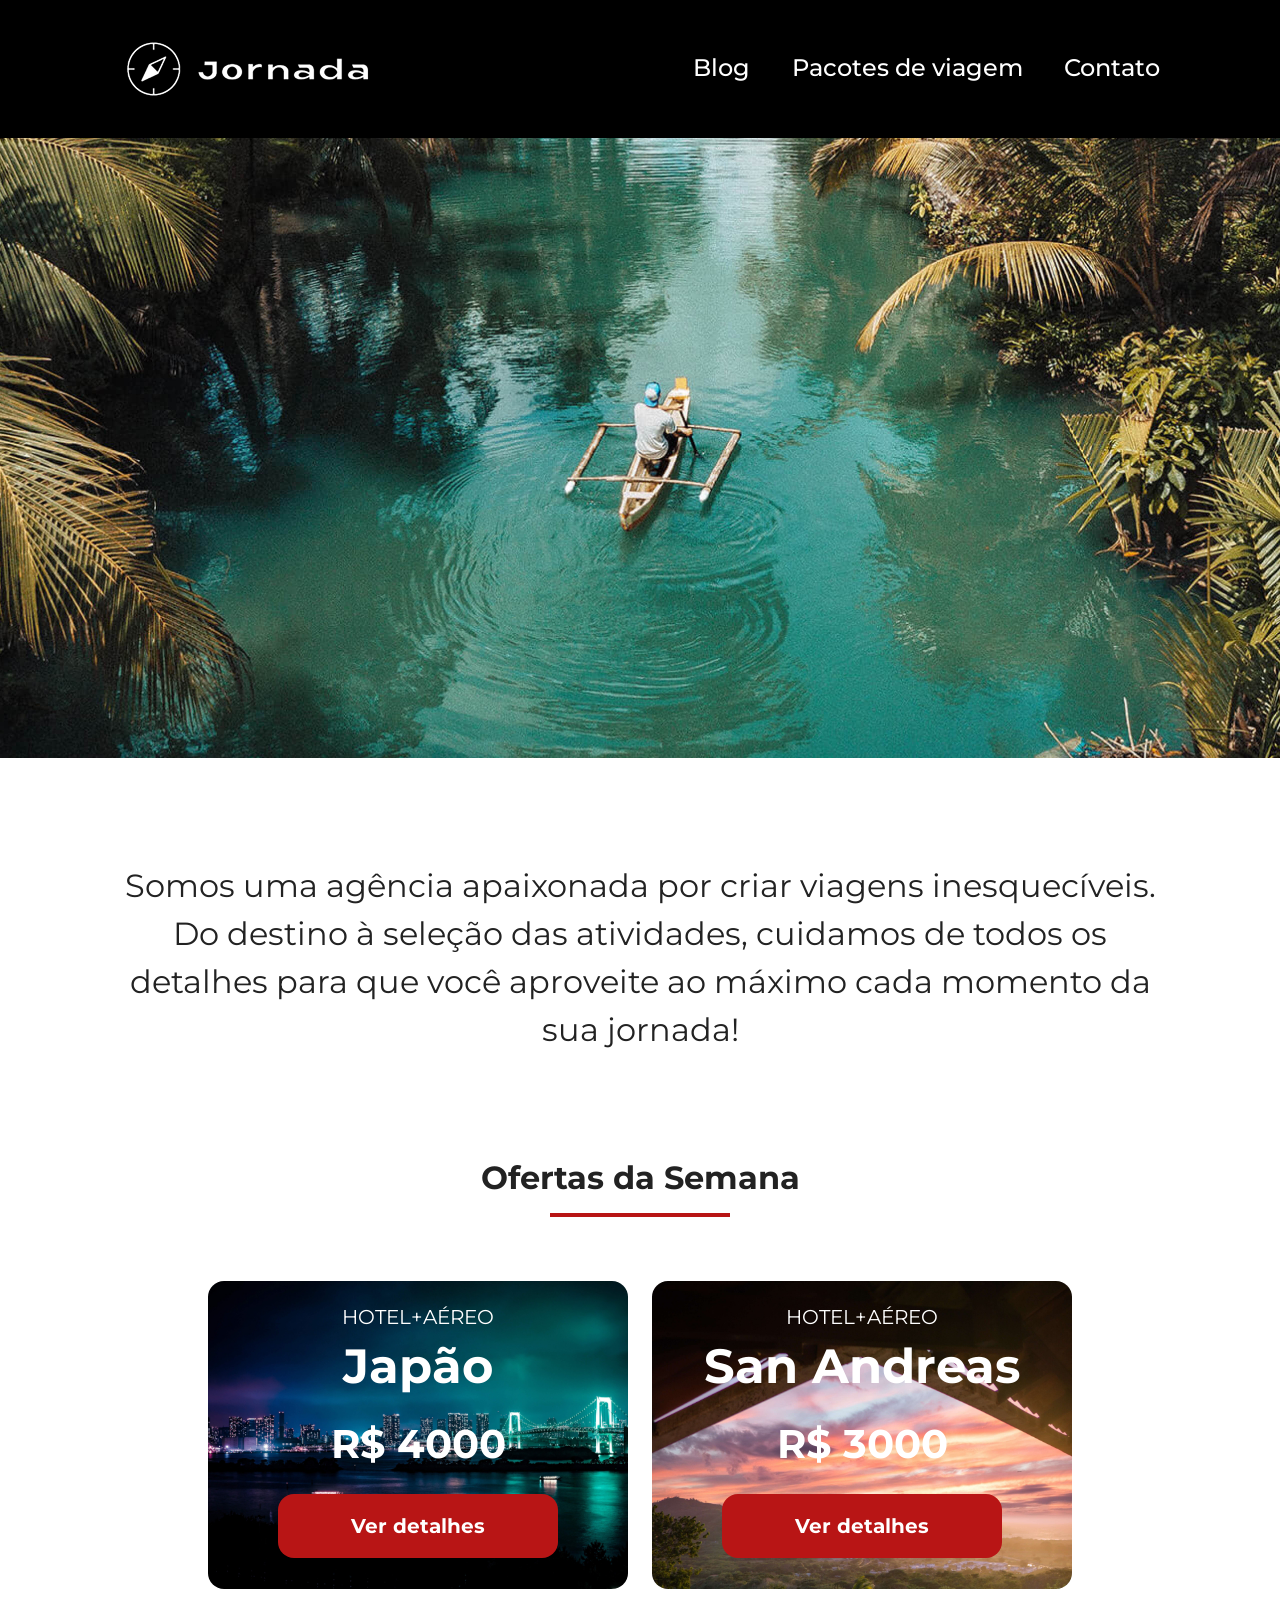
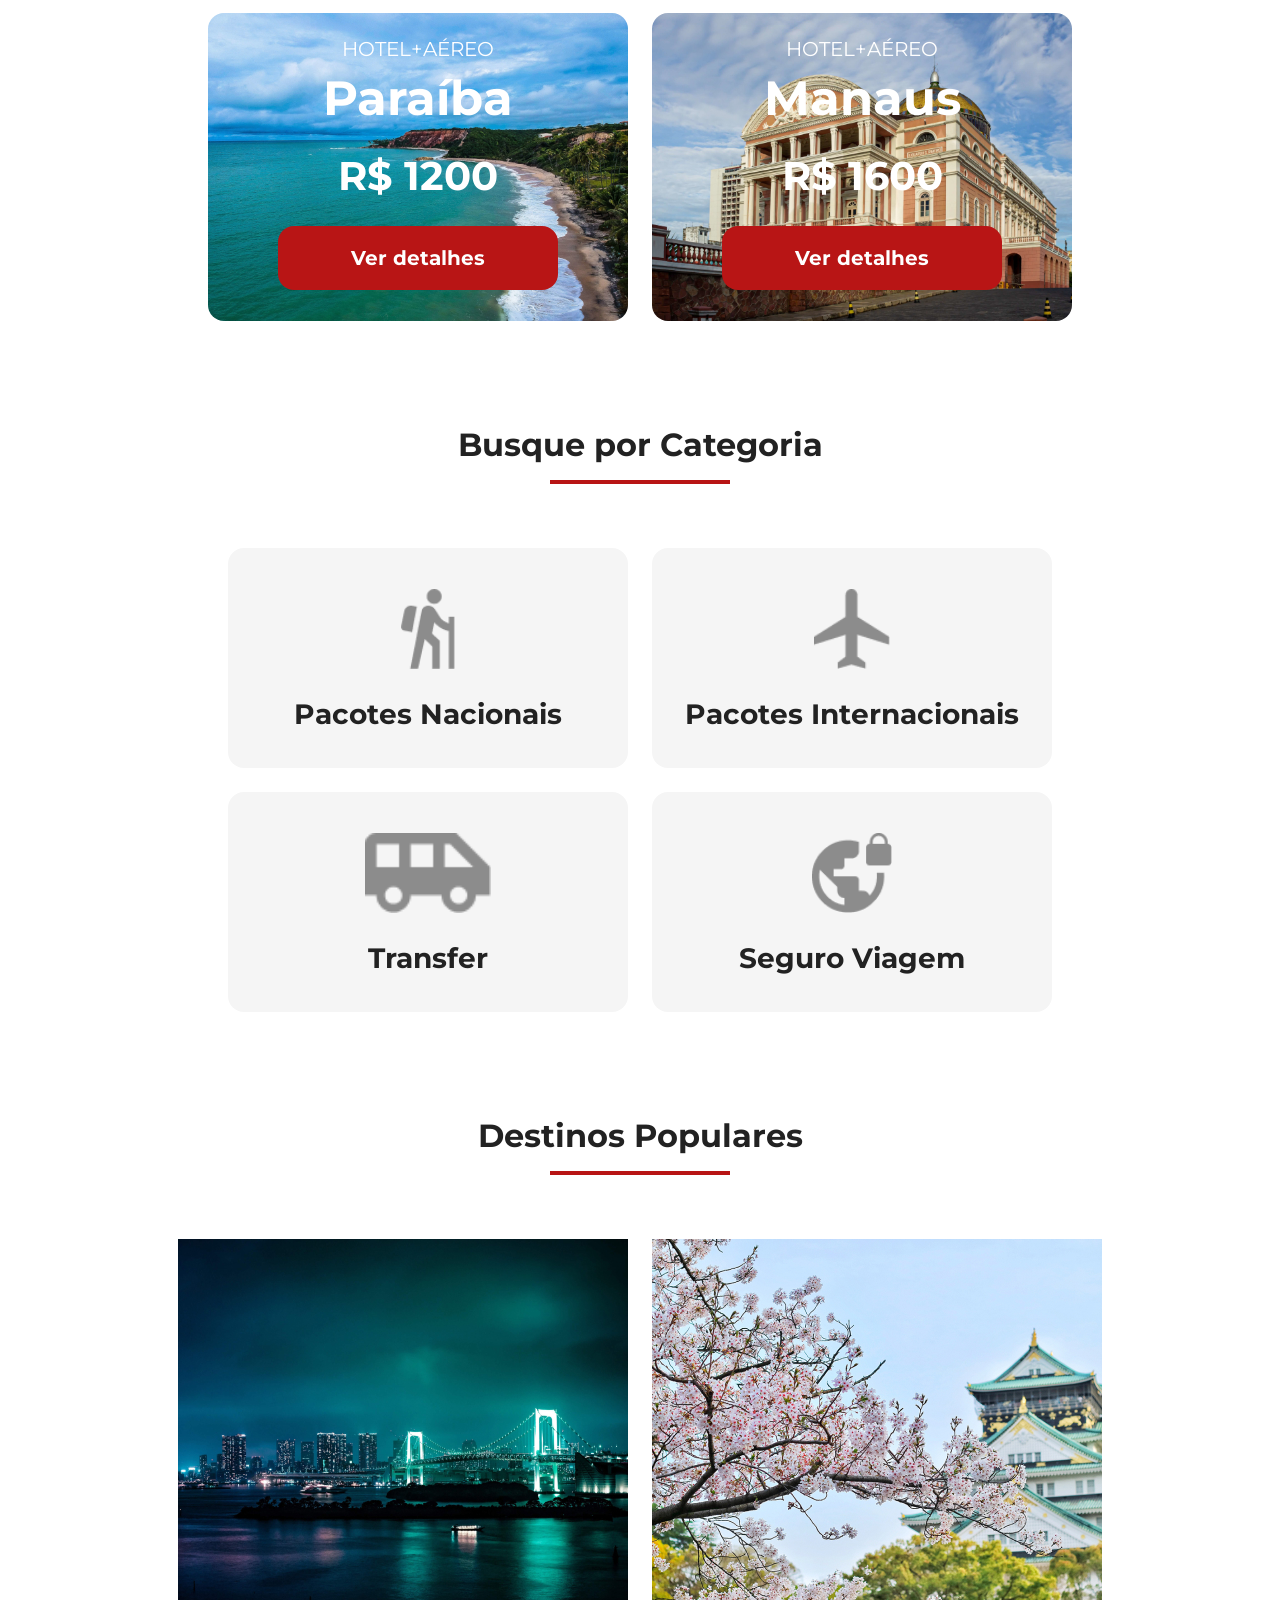
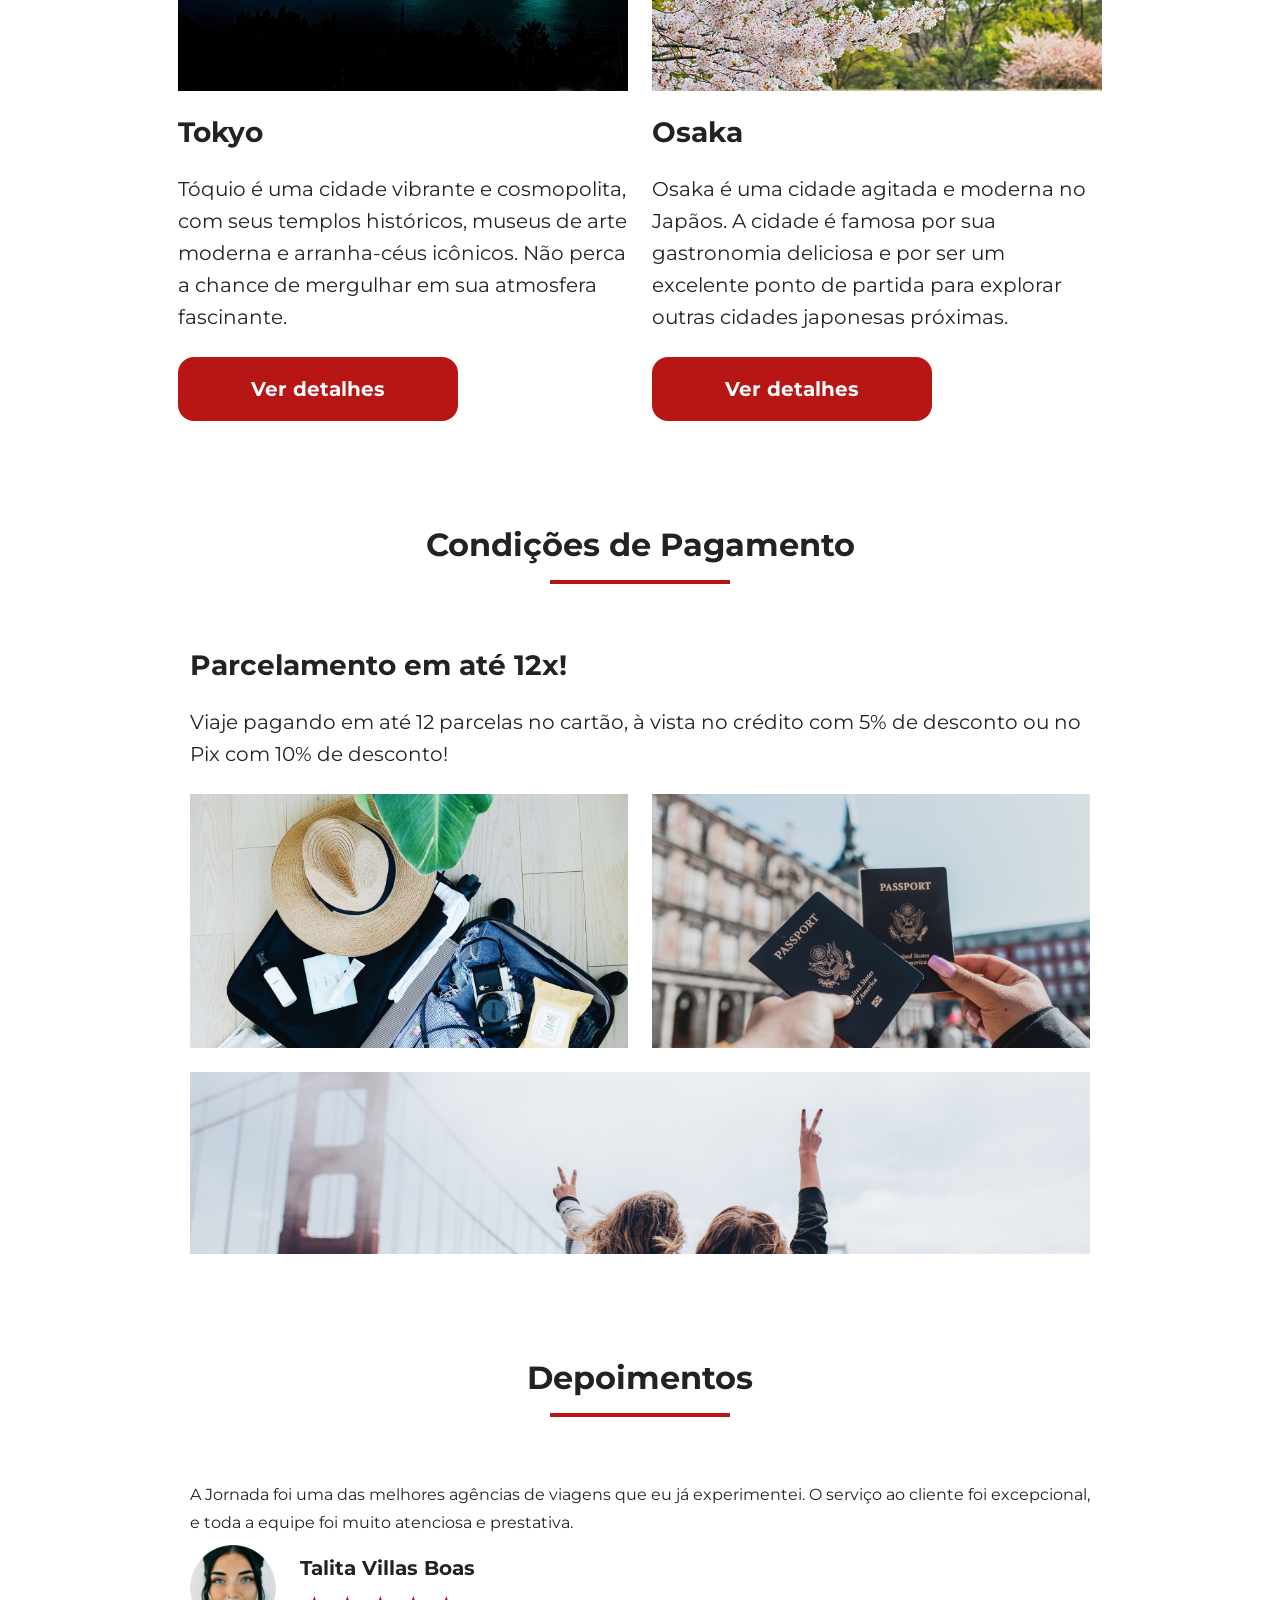
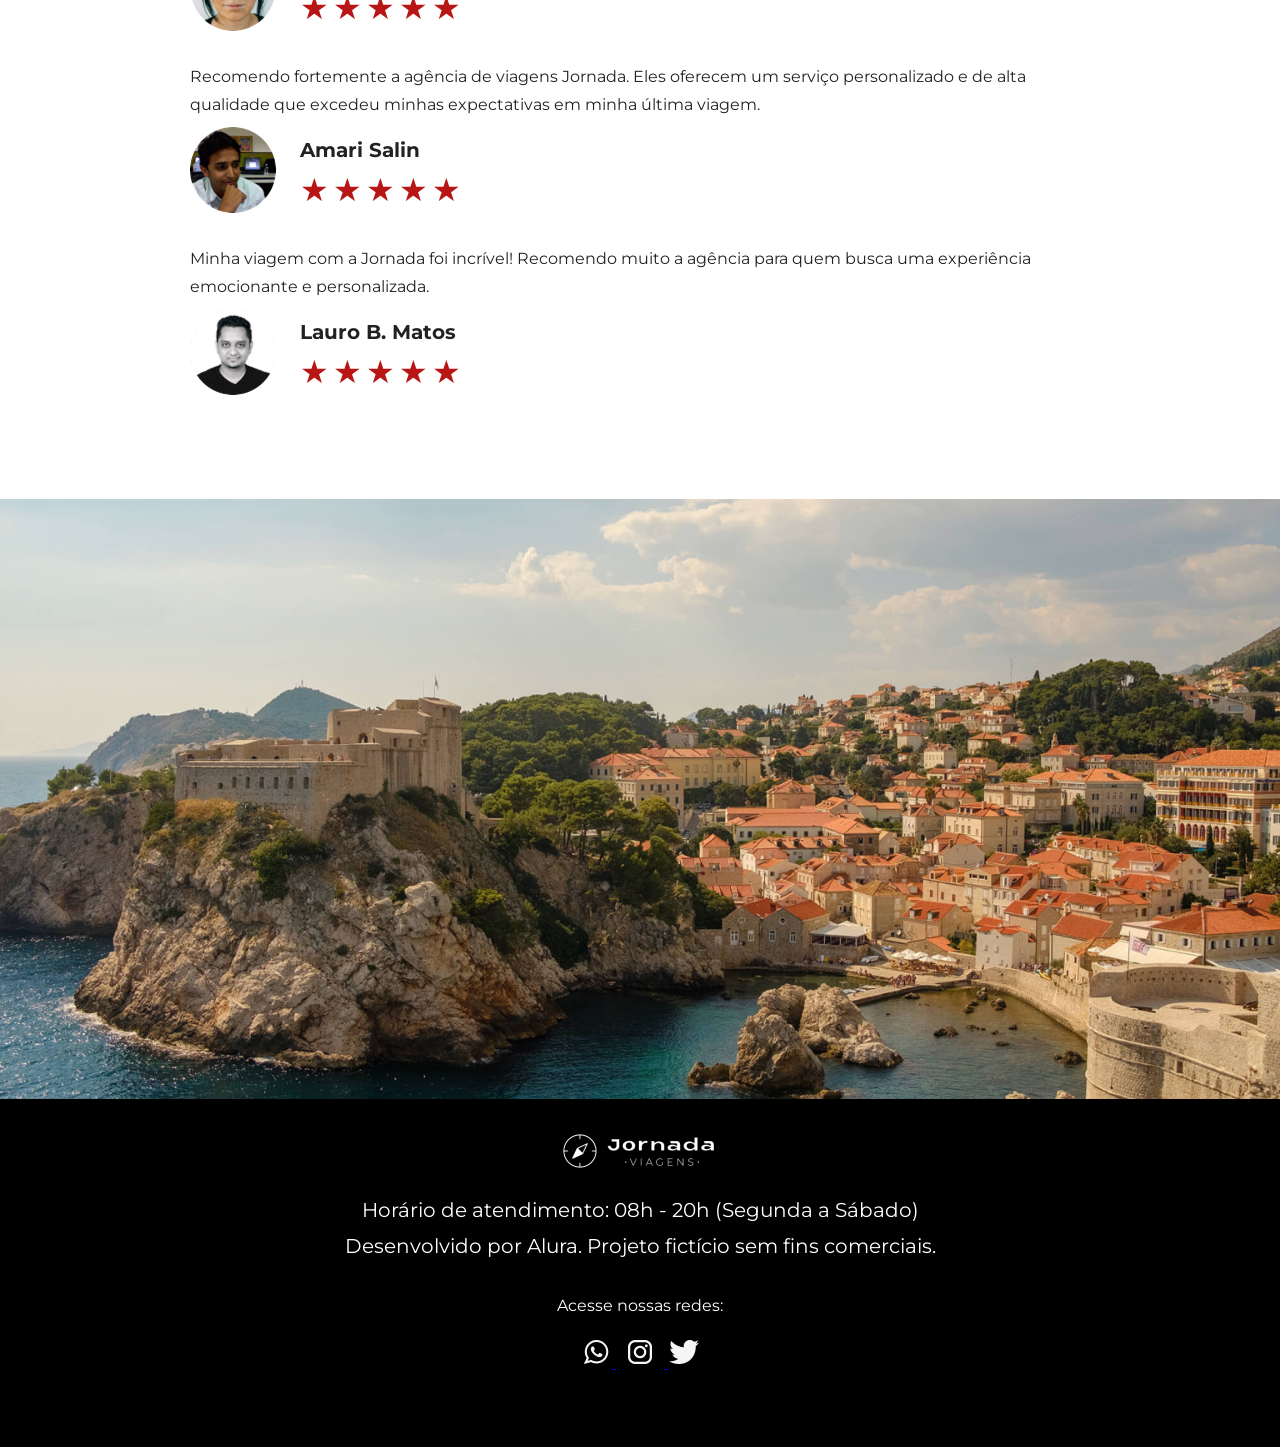
<file: index.html>
<!doctype html>
<html lang="pt-br">
  <head>
    <meta charset="UTF-8" />
    <meta name="viewport" content="width=device-width, initial-scale=1.0" />
    <meta name="description" content="Agência de viagens especializada em criar experiências inesquecíveis para seus clientes.">

    <meta name=og:title content="Jornada Viagens">
    <meta name=og:description content="Agência de viagens especializada em criar experiências inesquecíveis para seus clientes.">
    <meta name=og:image content="https://suzanawerdine.github.io/jornada-viagens/img/Logo-branco-footer.png">
    <meta name=og:url content="https://suzanawerdine.github.io/jornada-viagens">
    <meta name=og:type content="website">


    <link rel="icon" href="./favicon.svg" type="xml/svg"/>
    <link rel="stylesheet" href="./css/styles.css" />
    <title>Jornada Viagens</title>
  </head>
  <body>
    <header>
      <a class="logo" href="index.html" title="voltar para a pagina inicial">
        <img class="img-mobile" src="./img/Logo-branco.png" alt="Logo Jornada Viagens na cor branca"/>
        <img class="img-desktop" src="./img/Logo-texto-branca.png" alt="Logo Jornada Viagens com texto">
      </a>
      <div class="navigation-menu">
        <label for="menu"><img src="./img/menu.png" alt="menu hamburguer"/></label>
        <input type="checkbox" id="menu" hidden>
      <nav>
        <ul class="list-links">
          <li><a href="blog.html" target="_blank" title="acessar blog">Blog</a></li>
          <li><a href="pacotes-de-viagens.html" target="_blank" title="acessar pacotes de viagem">Pacotes de viagem</a></li>
          <li><a href="contato.html" target="_blank" title="acessar contato">Contato</a></li>
        </ul>
      </div>
      </nav>
    </header>
    <main>
    <section class="hero">
      <div class="hero-img">
        
      </div>
      <h2>Somos uma agência apaixonada por criar viagens inesquecíveis. Do destino à seleção das atividades, cuidamos de todos os detalhes para que você aproveite ao máximo cada momento da sua jornada!</h2>
    </section>
    <section class="offers">
      <div class="section-title">
        <h2>Ofertas da Semana</h2>
        <hr>
      </div>
      <div class="offers-cards">
        <article class="card japao">
          <header>
            <p>HOTEL+AÉREO</p>
            <h3>Japão<br><span>R$ 4000</span></h3>
          </header>
          <footer>
            <a href="#" class="button">Ver detalhes</a>
          </footer>
        </article>
        <article class="card san-andreas">
          <header>
            <p>HOTEL+AÉREO</p>
            <h3>San Andreas<br><span>R$ 3000</span></h3>
          </header>
          <footer>
            <a href="#" class="button">Ver detalhes</a>
          </footer>
        </article>
        <article class="card paraiba">
          <header>
            <p>HOTEL+AÉREO</p>
            <h3>Paraíba<br><span>R$ 1200</span></h3>
          </header>
          <footer>
            <a href="#" class="button">Ver detalhes</a>
          </footer>
        </article>
        <article class="card manaus">
          <header>
            <p>HOTEL+AÉREO</p>
            <h3>Manaus<br><span>R$ 1600</span></h3>
          </header>
          <footer>
            <a href="#" class="button">Ver detalhes</a>
          </footer>
        </article>
      </div>
    </section>
    <section class="categories">
      <div class="section-title">
        <h2 class="busque">Busque por Categoria</h2>
        <hr>
      </div>
      <div class="categories-cards">
        <a href="#" class="nacional">
          <img src="./img/pacotes-nacionais.png" alt="Pacotes Nacionais">
          <h3>Pacotes Nacionais</h3>
        </a>
        <a href="#" class="internacional">
          <img src="./img/pacotes-internacionais.png" alt="Pacotes Internacionais">
          <h3>Pacotes Internacionais</h3>
        </a>
        <a href="#" class="transfer">
          <img src="./img/transfer.png" alt="Transfer">
          <h3>Transfer</h3>
        </a>
        <a href="#" class="seguro">
          <img src="./img/seguro-viagem.png" alt="Seguro">
          <h3>Seguro Viagem</h3>
        </a>
      </div>

    </section>
    <section class="popular-destinations">
      <div class="section-title">
        <h2>Destinos Populares</h2>
        <hr>
      </div>
      <div class="destination-itens">
        <article class="item">
          <header>
            <div class="img-item tokyo"></div>
            <h3>Tokyo</h3>
          </header>
          <p>Tóquio é uma cidade vibrante e cosmopolita, com seus templos históricos, museus de arte moderna e arranha-céus icônicos. Não perca a chance de mergulhar em sua atmosfera fascinante.</p>
          <footer>
            <a href="#" class="button" class="destination-button">Ver detalhes</a>
          </footer>
        </article>
         <article class="item">
          <header>
            <div class="img-item osaka"></div>
            <h3>Osaka</h3>
          </header>
          <p>Osaka é uma cidade agitada e moderna no Japãos. A cidade é famosa por sua gastronomia deliciosa e por ser um excelente ponto de partida para explorar outras cidades japonesas próximas.</p>
          <footer>
            <a href="#" class="button">Ver detalhes</a>
          </footer>
        </article>
      </div>

    </section>
    <section class="payments">
      <div class="section-title">
        <h2 class="condicoes">Condições de Pagamento</h2>
        <hr>
      </div>
      <div class="content-wrapper">
      <div class="text-content">
        <h3 class="content-title">Parcelamento em até 12x!</h3>
        <p class="content-text">Viaje pagando em até 12 parcelas no cartão, à vista no crédito com 5% de desconto ou no Pix com 10% de desconto! </p>
      </div>
      <div class="image-content">
        <div class="image bag"></div>
        <div class="image passport"></div>
        <div class="image people"></div>
      </div>
      </div>
    </section>
    <section class="testimonials">
      <div class="section-title">
        <h2 class="testimonials-title">Depoimentos</h2>
        <hr>
      </div>
      <div class="testimonials-container">
        <article>
          <header>
            <p>A Jornada foi uma das melhores agências de viagens que eu já experimentei. O serviço ao cliente foi excepcional, e toda a equipe foi muito atenciosa e prestativa.</p>
          </header>
          <footer>
            <img src="./img/avatar1.png" alt="Foto da cliente Talita Vilas Boas">
            <div class="profile-content">
              <h3>Talita Villas Boas</h3>
              <div class="rating">
                <span class="star">★</span>
                <span class="star">★</span>
                <span class="star">★</span>
                <span class="star">★</span>
                <span class="star">★</span>
              </div>
            </div>
          </footer>
        </article>
        <article>
           <header>
            <p>Recomendo fortemente a agência de viagens Jornada. Eles oferecem um serviço personalizado e de alta qualidade que excedeu minhas expectativas em minha última viagem.</p>
          </header>
          <footer>
            <img src="./img/avatar2.png" alt="Foto do cliente Amari Salin">
            <div class="profile-content">
              <h3>Amari Salin</h3>
              <div class="rating">
                <span class="star">★</span>
                <span class="star">★</span>
                <span class="star">★</span>
                <span class="star">★</span>
                <span class="star">★</span>
              </div>
            </div>
          </footer>
        </article>
        <article>
          <header>
            <p>Minha viagem com a Jornada foi incrível! Recomendo muito a agência para quem busca uma experiência emocionante e personalizada.</p>
          </header>
          <footer>
            <img src="./img/avatar3.png" alt="Foto do cliente Lauro B. Matos">
            <div class="profile-content">
              <h3>Lauro B. Matos</h3>
              <div class="rating">
                <span class="star">★</span>
                <span class="star">★</span>
                <span class="star">★</span>
                <span class="star">★</span>
                <span class="star">★</span>
              </div>
            </div>
          </footer>
        </article>
      </div>

    </section>
    <section class="finalhero">
      <div class="finalhero-img">
      </div>
    </section>
    </main>
    <footer class="main-footer">
      <div class="footer-content">
        <img src="./img/Logo-branco-footer.png" alt="Logo Jornada Viagens com texto">
        <p class="horario">Horário de atendimento: 08h - 20h (Segunda a Sábado)</p>
        <p>Desenvolvido por Alura. Projeto fictício sem fins comerciais.</p>
      </div>
      <div class="footer-social">
        <p>Acesse nossas redes:</p>
        <a href="#" target="_blank" title="acesse o whatsapp do jornada viagens">
          <img src="./img/Whatsapp 1.png" alt="Ícone do WhatsApp">
        </a>
        <a href="#" target="_blank" title="acesse o instagram do jornada viagens">
          <img class="instagram" src="./img/Instragam 1.png" alt="Ícone do Instagram">
        </a>
        <a href="#" target="_blank" title="acesse o twitter do jornada viagens">
          <img src="./img/Twiter 1.png" alt="Ícone do Twitter">
        </a>
      </div>
    </footer>
  </body>
</html>
</file>
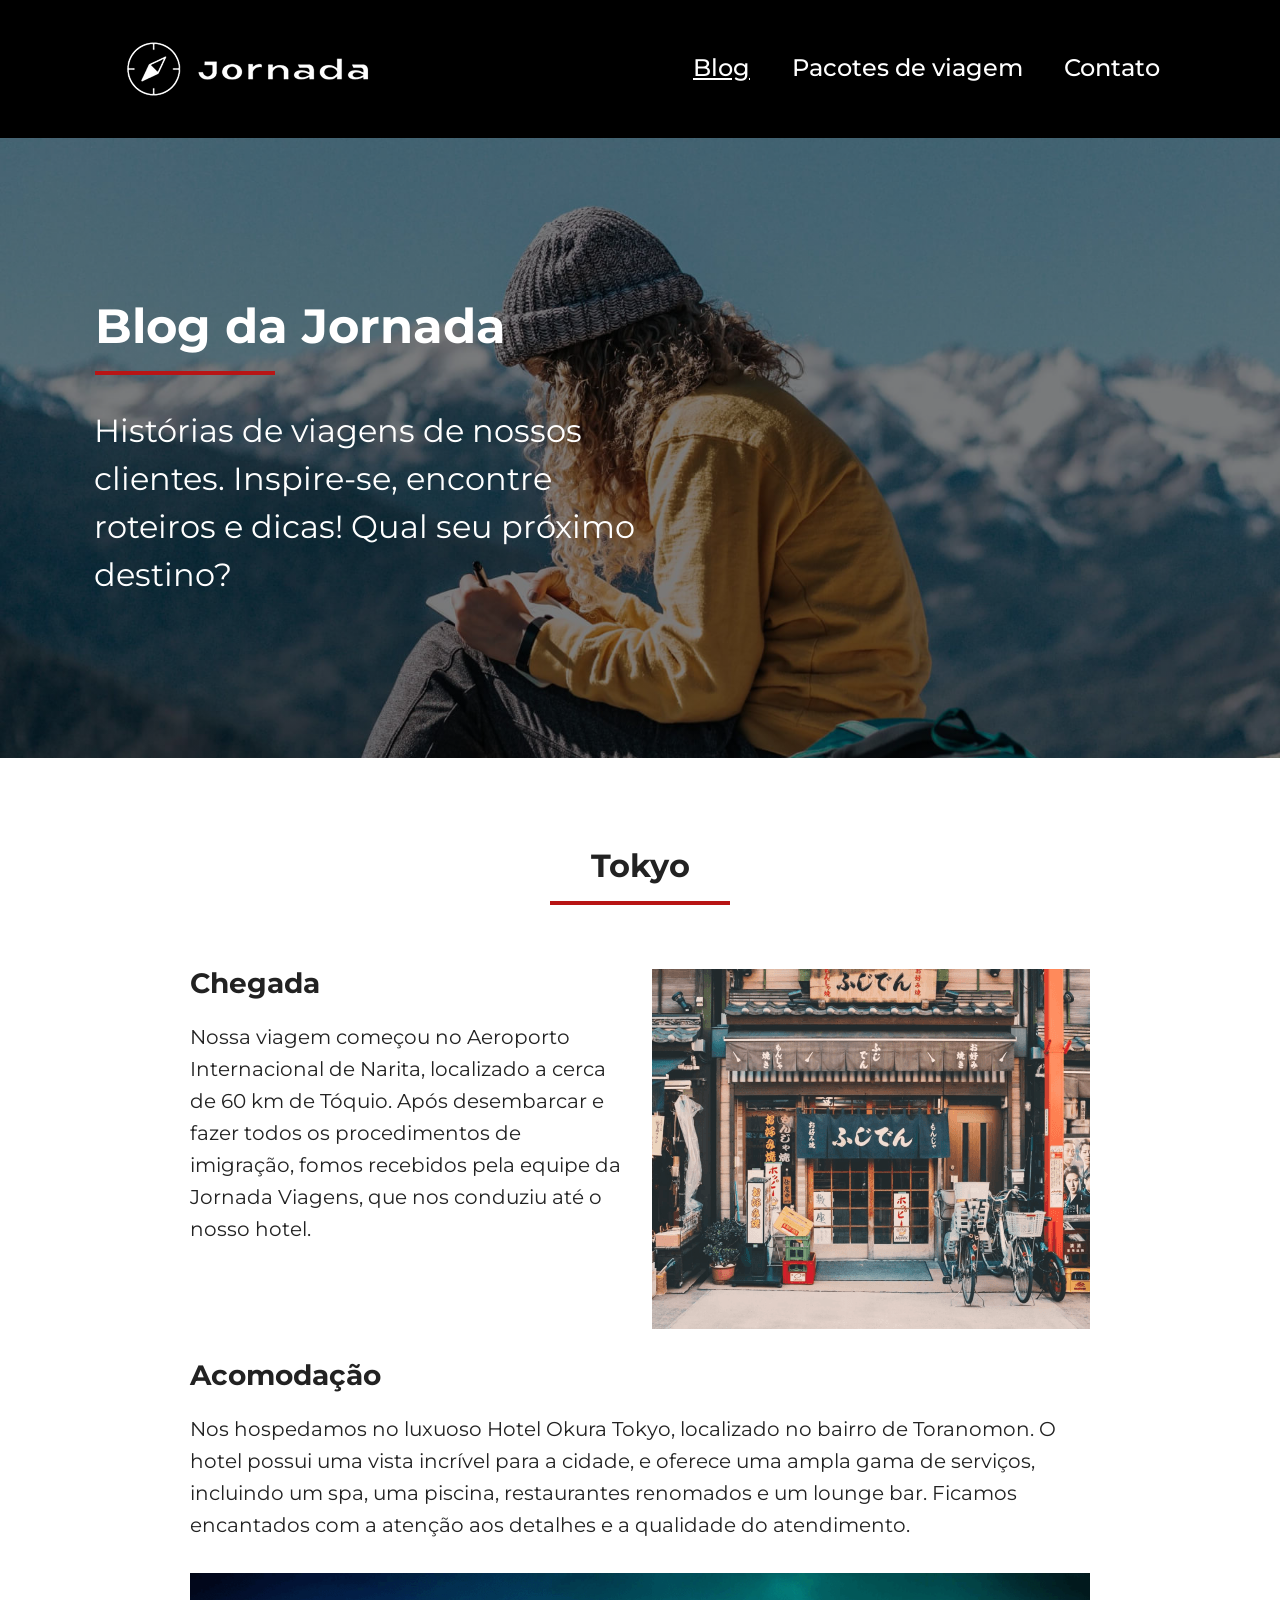
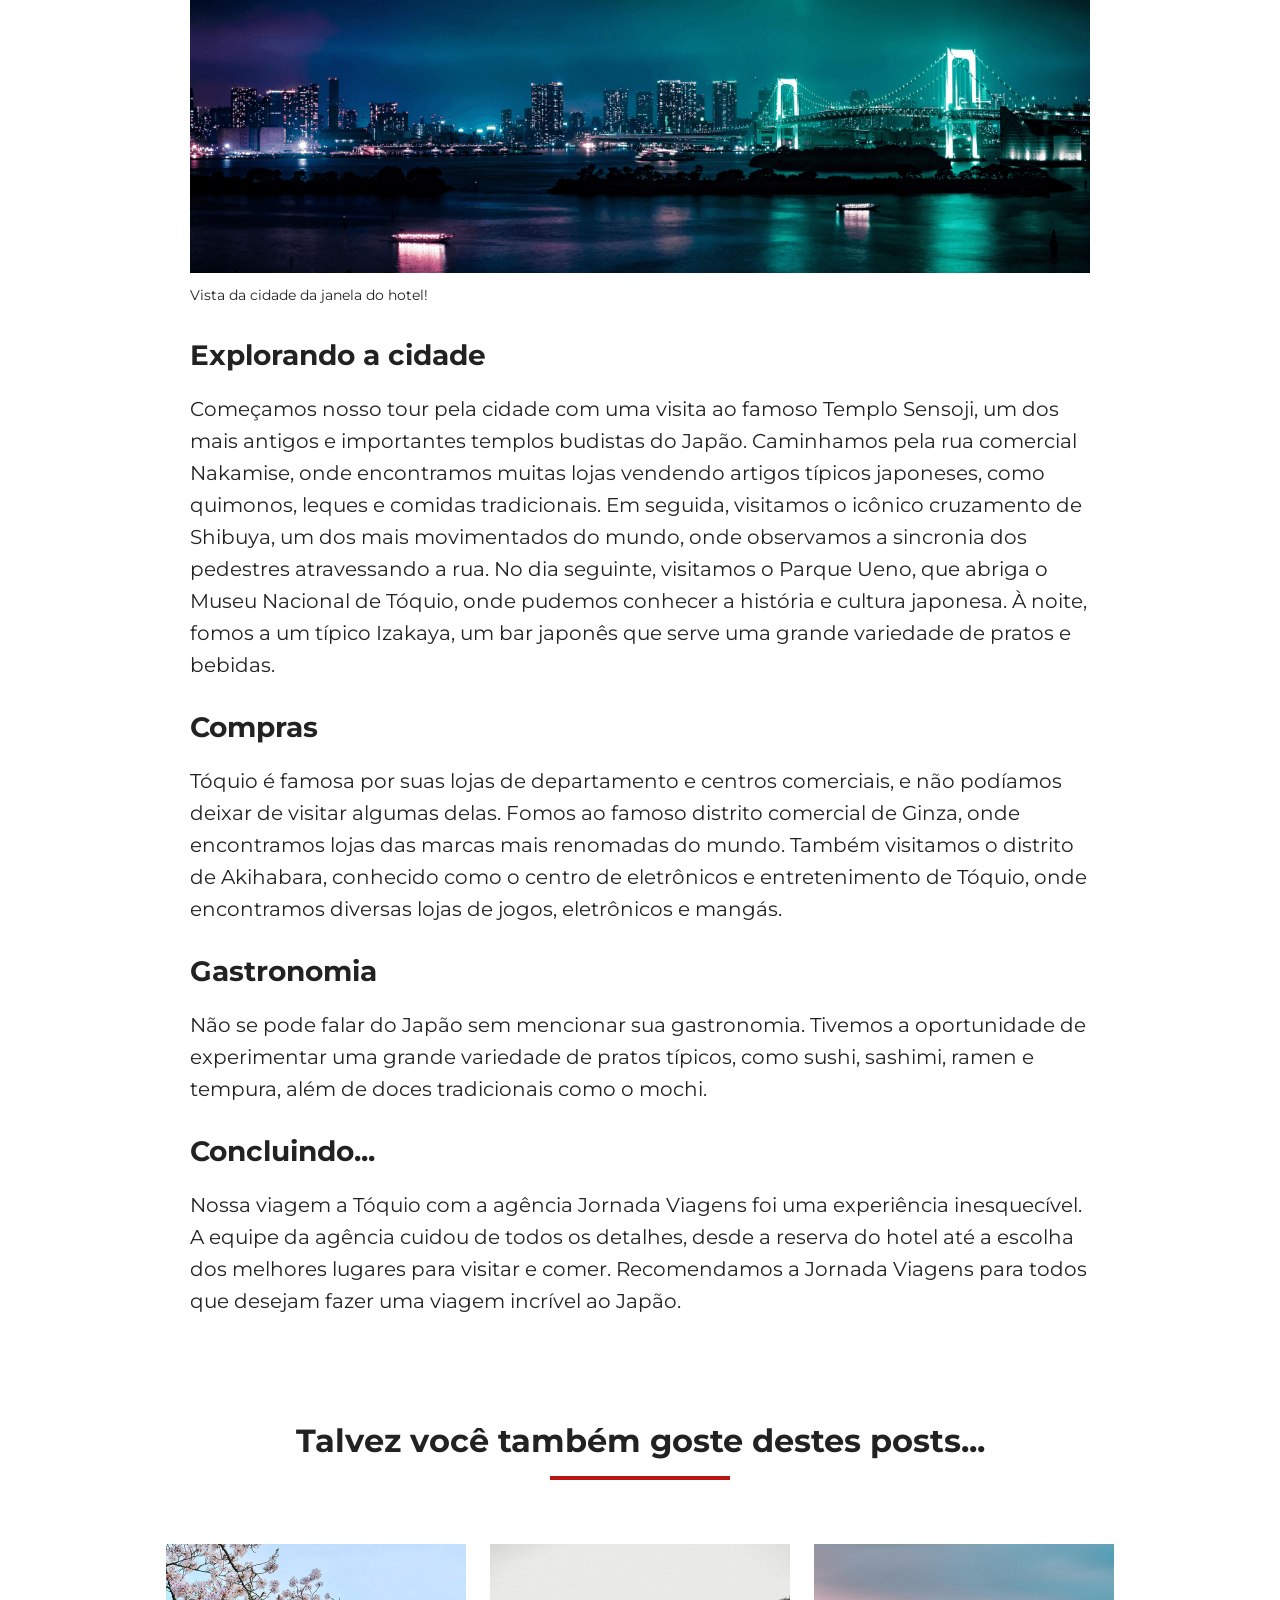
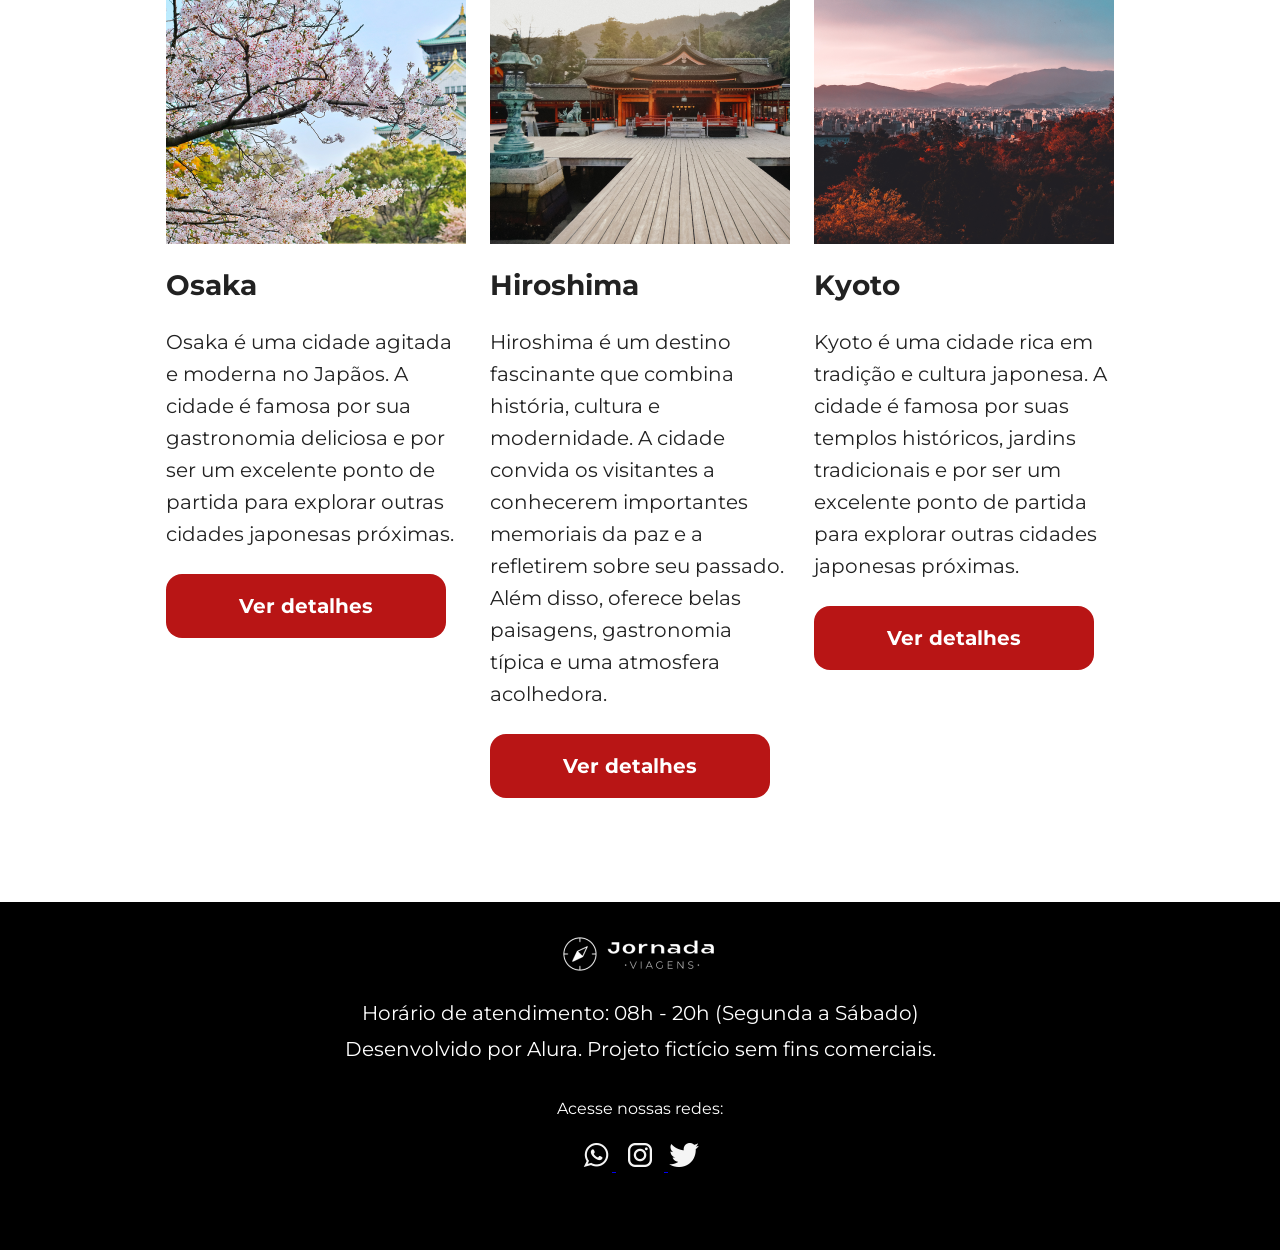
<file: blog.html>
<!DOCTYPE html>
<html lang="pt-br">
<head>
    <meta charset="UTF-8">
    <meta name="viewport" content="width=device-width, initial-scale=1.0">
    
    <link rel="icon" href="./favicon.svg" type="xml/svg"/>
    <link rel="stylesheet" href="./css/styles.css" />
    
    <title>Blog</title>
</head>
<body>
    <header>
      <a class="logo" href="index.html" title="voltar para a pagina inicial">
        <img class="img-mobile" src="./img/Logo-branco.png" alt="Logo Jornada Viagens na cor branca"/>
        <img class="img-desktop" src="./img/Logo-texto-branca.png" alt="Logo Jornada Viagens com texto">
      </a>
      <div class="navigation-menu">
        <label for="menu"><img src="./img/menu.png" alt="menu hamburguer"/></label>
        <input type="checkbox" id="menu" hidden>
      <nav>
        <ul class="list-links">
          <li><a href="blog.html" target="_blank" title="acessar blog" class="active">Blog</a></li>
          <li><a href="pacotes-de-viagens.html" target="_blank" title="acessar pacotes de viagem">Pacotes de viagem</a></li>
          <li><a href="contato.html" target="_blank" title="acessar contato">Contato</a></li>
        </ul>
      </div>
      </nav>
    </header>
    <section class="blog hero">
      <div class="blog hero-img">
       <h1 class="blog-h1">Blog da Jornada</h1> 
       <hr class="blog-hr">
      <h2 class="blog-h2">Histórias de viagens de nossos clientes. Inspire-se, encontre roteiros e dicas! Qual seu próximo destino?</h2>
      </div>
    </section>
    <section class="blog-article">
      <div class="section-title blogpage">
        <h2 class="article">Tokyo</h2>
        <hr>
      </div>
      <article class="blog-article-content">
        <div class="article-section-container">
          <div class="article-text">
            <h3>Chegada</h3>
            <p class="text-img">Nossa viagem começou no Aeroporto Internacional de Narita, localizado a cerca de 60 km de Tóquio. Após desembarcar e fazer todos os procedimentos de imigração, fomos recebidos pela equipe da Jornada Viagens, que nos conduziu até o nosso hotel.</p>
          </div>
          <div class="article-img"> 
          </div>
          </div>
          <h3>Acomodação</h3>
          <p>Nos hospedamos no luxuoso Hotel Okura Tokyo, localizado no bairro de Toranomon. O hotel possui uma vista incrível para a cidade, e oferece uma ampla gama de serviços, incluindo um spa, uma piscina, restaurantes renomados e um lounge bar. Ficamos encantados com a atenção aos detalhes e a qualidade do atendimento.</p>
          <figure>
            <div class="figure-img">
            </div>
            <figcaption>Vista da cidade da janela do hotel!</figcaption>
          </figure>
          <h3>Explorando a cidade</h3>
          <p>Começamos nosso tour pela cidade com uma visita ao famoso Templo Sensoji, um dos mais antigos e importantes templos budistas do Japão. Caminhamos pela rua comercial Nakamise, onde encontramos muitas lojas vendendo artigos típicos japoneses, como quimonos, leques e comidas tradicionais. Em seguida, visitamos o icônico cruzamento de Shibuya, um dos mais movimentados do mundo, onde observamos a sincronia dos pedestres atravessando a rua. No dia seguinte, visitamos o Parque Ueno, que abriga o Museu Nacional de Tóquio, onde pudemos conhecer a história e cultura japonesa. À noite, fomos a um típico Izakaya, um bar japonês que serve uma grande variedade de pratos e bebidas.</p>
          <h3>Compras</h3>
          <p>Tóquio é famosa por suas lojas de departamento e centros comerciais, e não podíamos deixar de visitar algumas delas. Fomos ao famoso distrito comercial de Ginza, onde encontramos lojas das marcas mais renomadas do mundo. Também visitamos o distrito de Akihabara, conhecido como o centro de eletrônicos e entretenimento de Tóquio, onde encontramos diversas lojas de jogos, eletrônicos e mangás.</p>
          <h3>Gastronomia</h3>
          <p>Não se pode falar do Japão sem mencionar sua gastronomia. Tivemos a oportunidade de experimentar uma grande variedade de pratos típicos, como sushi, sashimi, ramen e tempura, além de doces tradicionais como o mochi.</p>
          <h3>Concluindo...</h3>
          <p>Nossa viagem a Tóquio com a agência Jornada Viagens foi uma experiência inesquecível. A equipe da agência cuidou de todos os detalhes, desde a reserva do hotel até a escolha dos melhores lugares para visitar e comer. Recomendamos a Jornada Viagens para todos que desejam fazer uma viagem incrível ao Japão.</p>
      </article>
    </section>
    <section class="popular-destinations blog-posts">
      <div class="section-title">
        <h2 class="blogposts">Talvez você também goste destes posts...</h2>
        <hr>
      </div>
      <div class="destination-itens">
        <article class="item">
          <header>
            <div class="img-item osaka-blog"></div>
            <h3>Osaka</h3>
          </header>
          <p>Osaka é uma cidade agitada e moderna no Japãos. A cidade é famosa por sua gastronomia deliciosa e por ser um excelente ponto de partida para explorar outras cidades japonesas próximas.</p>
          <footer>
            <a href="#" class="button" class="destination-button">Ver detalhes</a>
          </footer>
        </article>
         <article class="item">
          <header>
            <div class="img-item hiroshima-blog"></div>
            <h3>Hiroshima</h3>
          </header>
          <p>Hiroshima é um destino fascinante que combina história, cultura e modernidade. A cidade convida os visitantes a conhecerem importantes memoriais da paz e a refletirem sobre seu passado. Além disso, oferece belas paisagens, gastronomia típica e uma atmosfera acolhedora.</p>
          <footer>
            <a href="#" class="button">Ver detalhes</a>
          </footer>
        </article>
         <article class="item">
          <header>
            <div class="img-item kyoto-blog"></div>
            <h3>Kyoto</h3>
          </header>
          <p>Kyoto é uma cidade rica em tradição e cultura japonesa. A cidade é famosa por suas templos históricos, jardins tradicionais e por ser um excelente ponto de partida para explorar outras cidades japonesas próximas.</p>
          <footer>
            <a href="#" class="button">Ver detalhes</a>
          </footer>
        </article>
      </div>

    </section>
    <footer class="main-footer">
      <div class="footer-content">
        <img src="./img/Logo-branco-footer.png" alt="Logo Jornada Viagens com texto">
        <p class="horario">Horário de atendimento: 08h - 20h (Segunda a Sábado)</p>
        <p>Desenvolvido por Alura. Projeto fictício sem fins comerciais.</p>
      </div>
      <div class="footer-social">
        <p>Acesse nossas redes:</p>
        <a href="#" target="_blank" title="acesse o whatsapp do jornada viagens">
          <img src="./img/Whatsapp 1.png" alt="Ícone do WhatsApp">
        </a>
        <a href="#" target="_blank" title="acesse o instagram do jornada viagens">
          <img class="instagram" src="./img/Instragam 1.png" alt="Ícone do Instagram">
        </a>
        <a href="#" target="_blank" title="acesse o twitter do jornada viagens">
          <img src="./img/Twiter 1.png" alt="Ícone do Twitter">
        </a>
      </div>
    </footer>
    
</body>
</html>
</file>
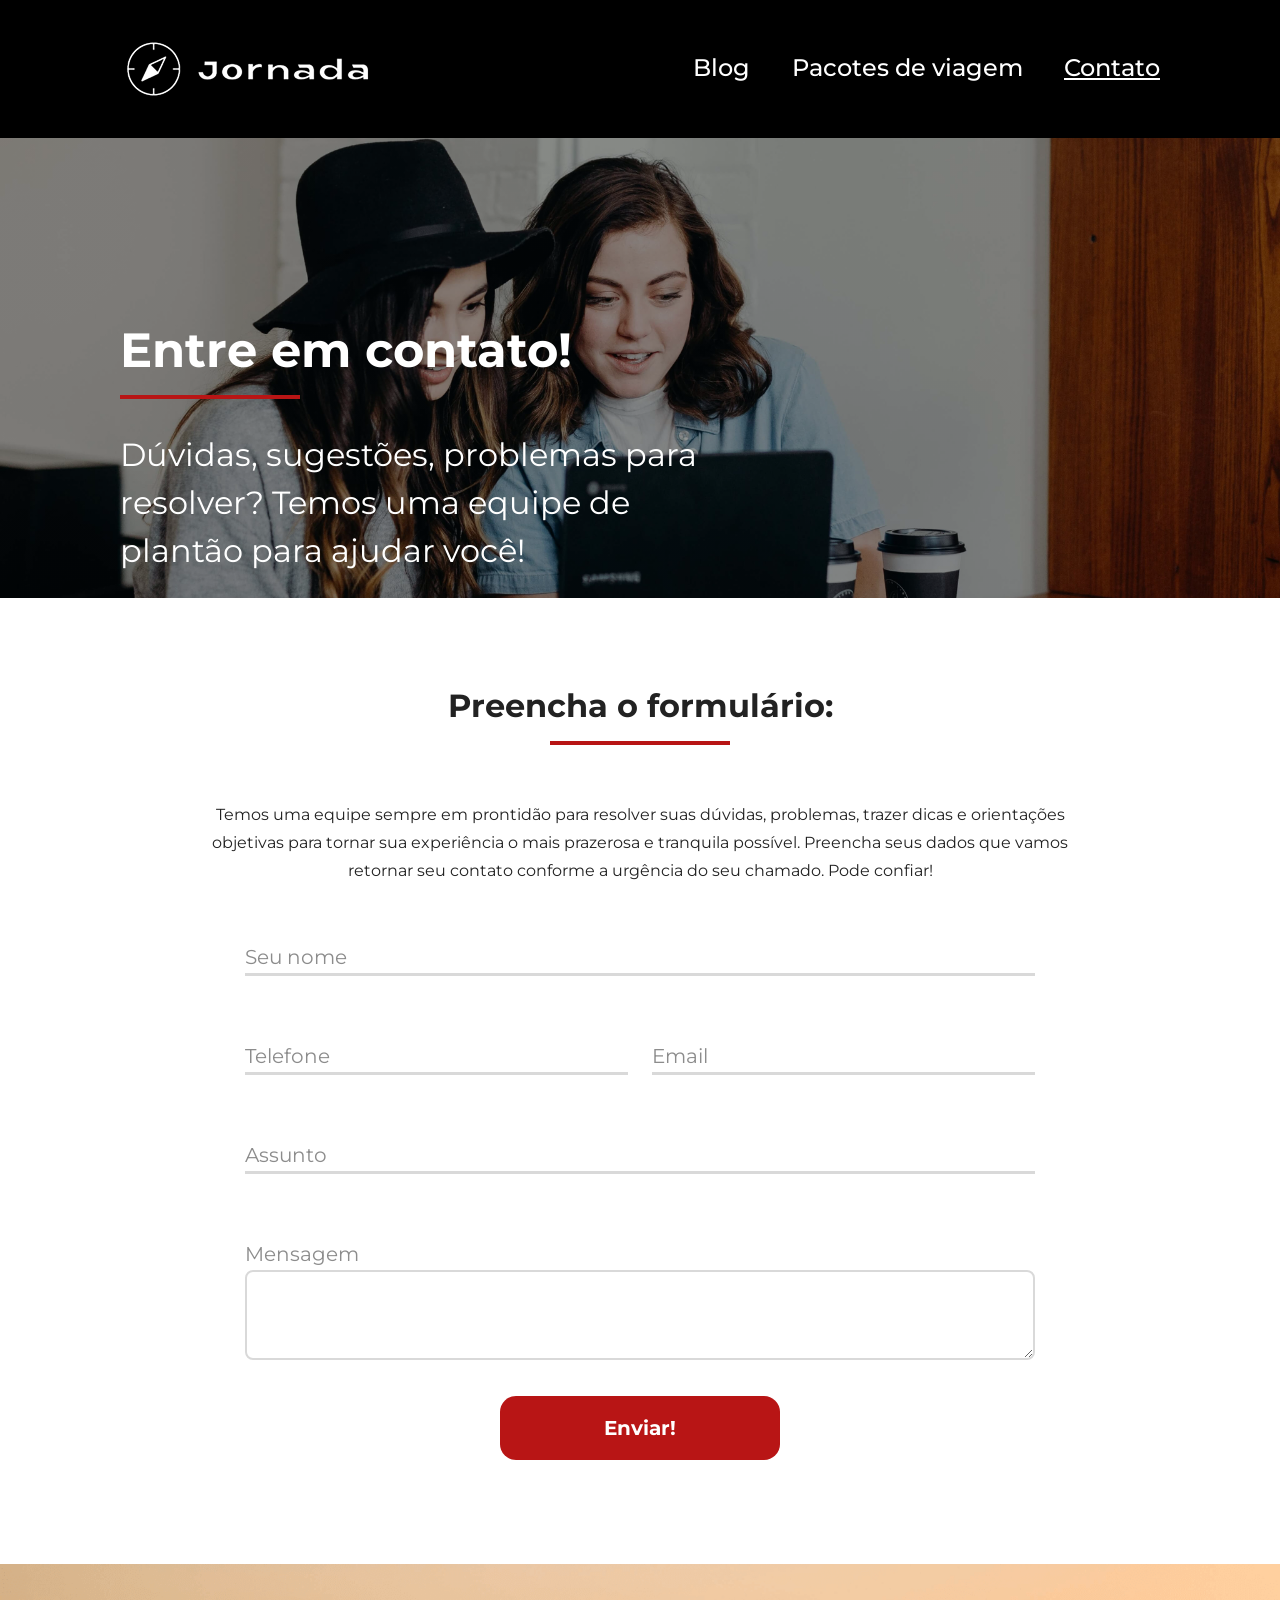
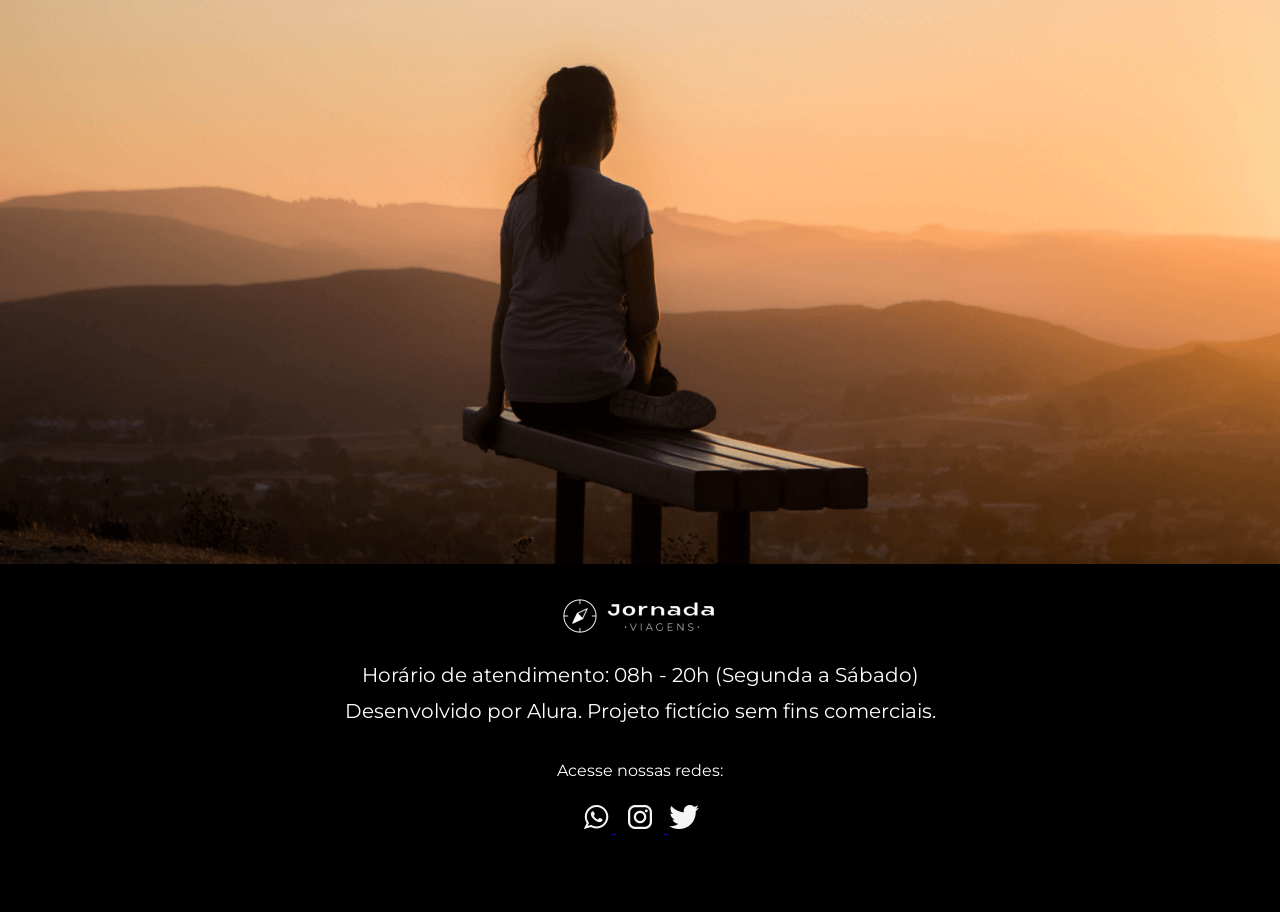
<file: contato.html>
<!DOCTYPE html>
<html lang="pt-br">
<head>
    <meta charset="UTF-8">
    <meta name="viewport" content="width=device-width, initial-scale=1.0">
    <link rel="icon" href="./favicon.svg" type="xml/svg"/>
    <link rel="stylesheet" href="./css/styles.css" />
    <title>Contato</title>
</head>
<body>
    <header>
      <a class="logo" href="index.html" title="voltar para a pagina inicial">
        <img class="img-mobile" src="./img/Logo-branco.png" alt="Logo Jornada Viagens na cor branca"/>
        <img class="img-desktop" src="./img/Logo-texto-branca.png" alt="Logo Jornada Viagens com texto">
      </a>
      <div class="navigation-menu">
        <label for="menu"><img src="./img/menu.png" alt="menu hamburguer"/></label>
        <input type="checkbox" id="menu" hidden>
      <nav>
        <ul class="list-links">
          <li><a href="blog.html" target="_blank" title="acessar blog">Blog</a></li>
          <li><a href="pacotes-de-viagens.html" target="_blank" title="acessar pacotes de viagem">Pacotes de viagem</a></li>
          <li><a href="contato.html" target="_blank" title="acessar contato" class="active">Contato</a></li>
        </ul>
      </div>
      </nav>
    </header>
    <section class="pacotes hero">
      <div class="contact hero-img">
       <h1 class="contacth1">Entre em contato!</h1> 
       <hr>
      <h2>Dúvidas, sugestões, problemas para resolver? Temos uma equipe de plantão para ajudar você!</h2>
      </div>
    </section>
    <section class="form">
        <div class="section-title form">
            <h2>Preencha o formulário:</h2>
            <hr>
            <p>Temos uma equipe sempre em prontidão para resolver suas dúvidas, problemas, trazer dicas e orientações objetivas para tornar sua experiência o mais prazerosa e tranquila possível. Preencha seus dados que vamos retornar seu contato conforme a urgência do seu chamado. Pode confiar!</p>
        </div>
        <form action="#" method="get" class="contact-form">
            <div class="form-group">
            <input type="text" id="name" name="name" placeholder="Seu nome" required>
            </div>
            
            <div class="contact-row">
            <div class="form-group phone">
            <input type="text" id="phone" name="phone" placeholder="Telefone" required>
            </div>

            <div class="form-group email">
            <input type="email" id="email" name="email" placeholder="Email" required>
            </div>
            </div>

            <div class="form-group">
            <input type="text" id="subject" name="subject" placeholder="Assunto" required>
            </div>

            <div class="textarea-group">
            <label for="message">Mensagem</label>
            <textarea id="message" name="message" required></textarea>
            </div>

            <button type="submit" class="button contact-button">Enviar!</button>
        </form>
    </section>
     </section>
    <section class="finalhero">
      <div class="contact-bottom-hero">
      </div>
    </section>
        <footer class="main-footer">
      <div class="footer-content">
        <img src="./img/Logo-branco-footer.png" alt="Logo Jornada Viagens com texto">
        <p class="horario">Horário de atendimento: 08h - 20h (Segunda a Sábado)</p>
        <p>Desenvolvido por Alura. Projeto fictício sem fins comerciais.</p>
      </div>
      <div class="footer-social">
        <p>Acesse nossas redes:</p>
        <a href="#" target="_blank" title="acesse o whatsapp do jornada viagens">
          <img src="./img/Whatsapp 1.png" alt="Ícone do WhatsApp">
        </a>
        <a href="#" target="_blank" title="acesse o instagram do jornada viagens">
          <img class="instagram" src="./img/Instragam 1.png" alt="Ícone do Instagram">
        </a>
        <a href="#" target="_blank" title="acesse o twitter do jornada viagens">
          <img src="./img/Twiter 1.png" alt="Ícone do Twitter">
        </a>
      </div>
    </footer>
    
</body>
</html>
</file>
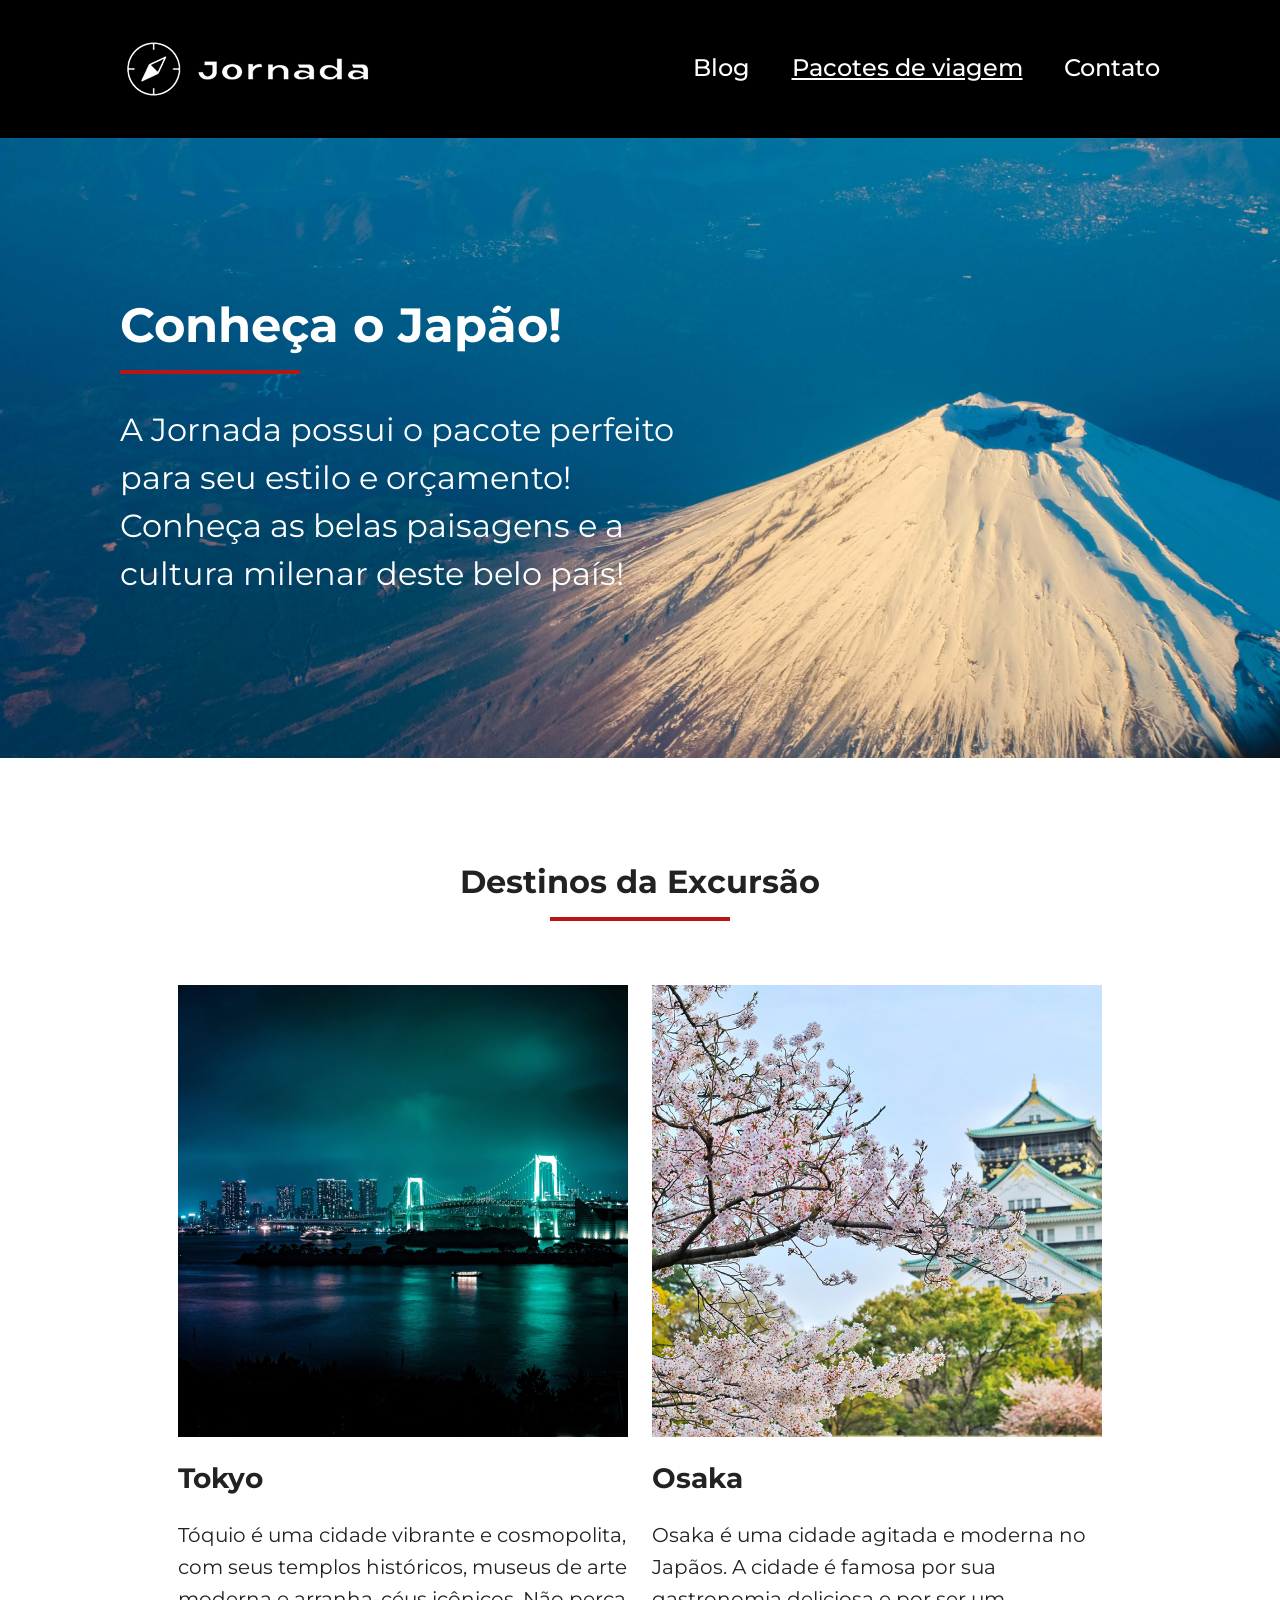
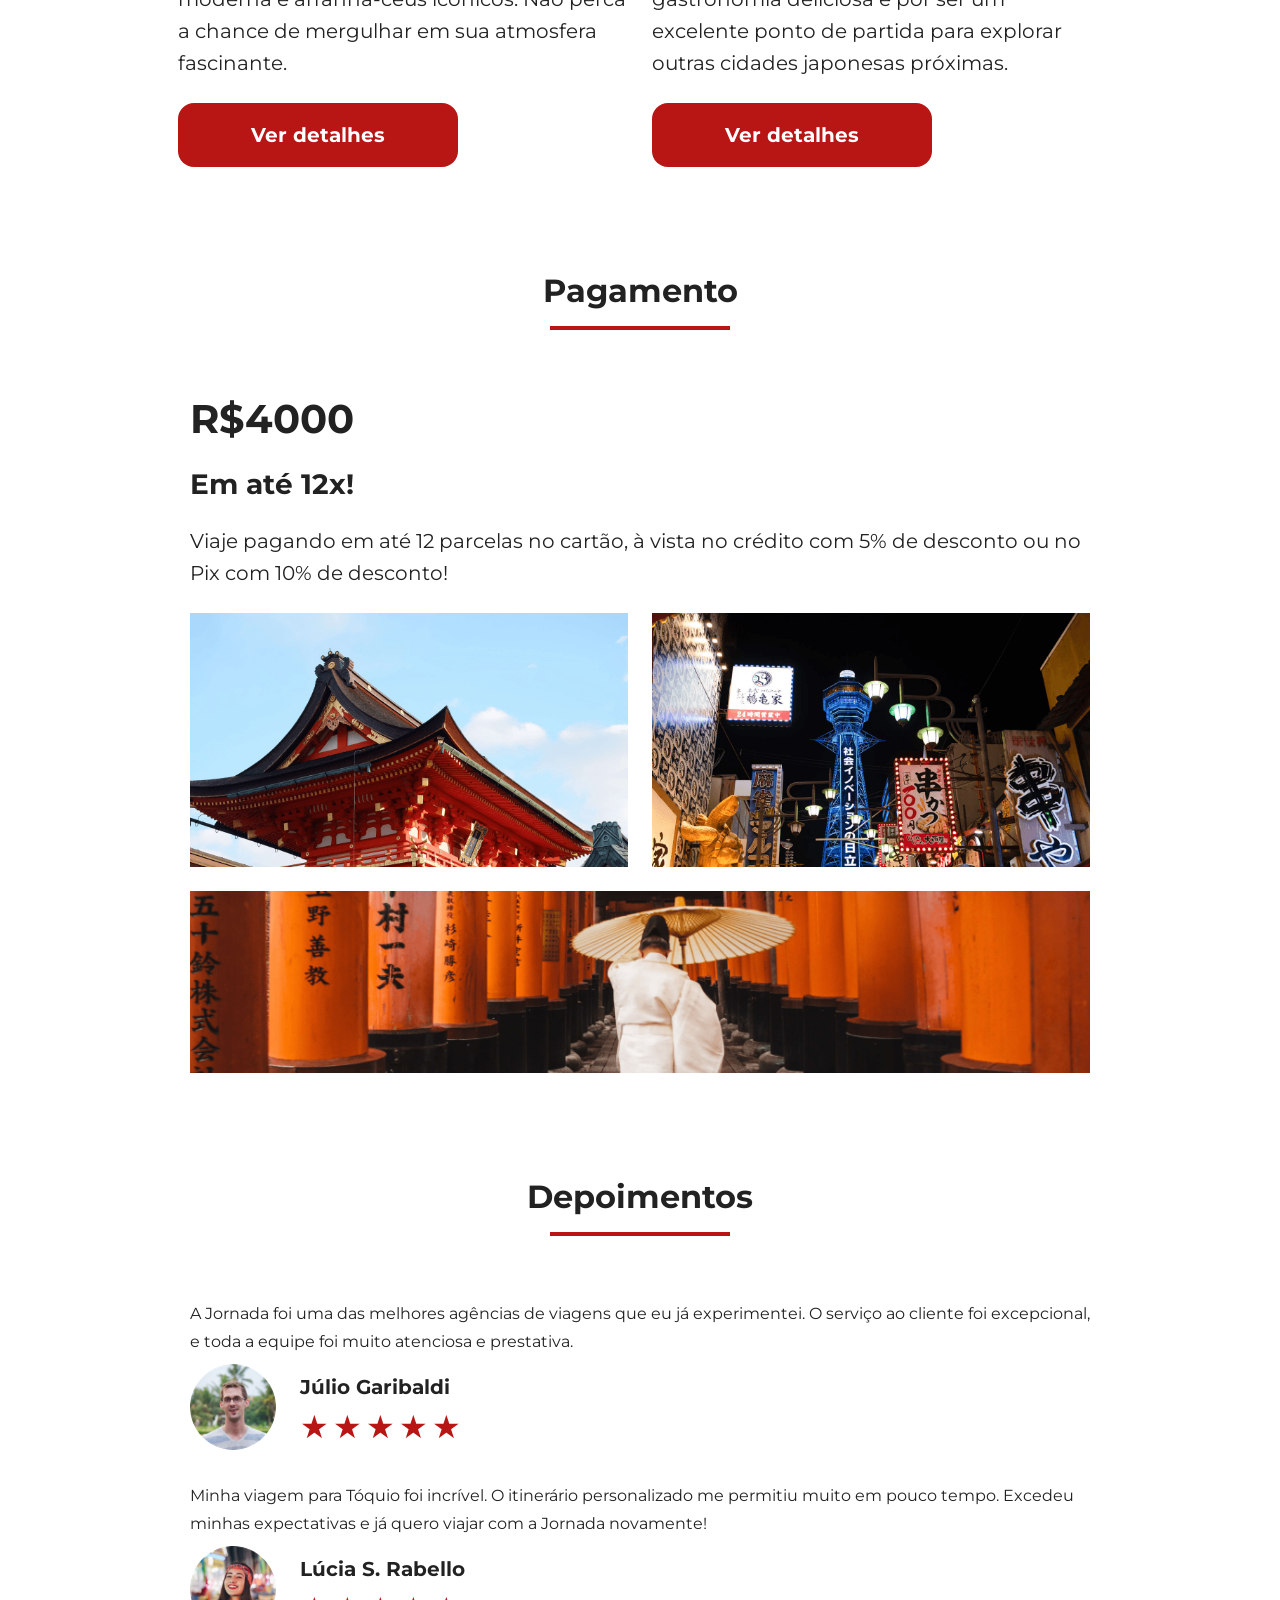
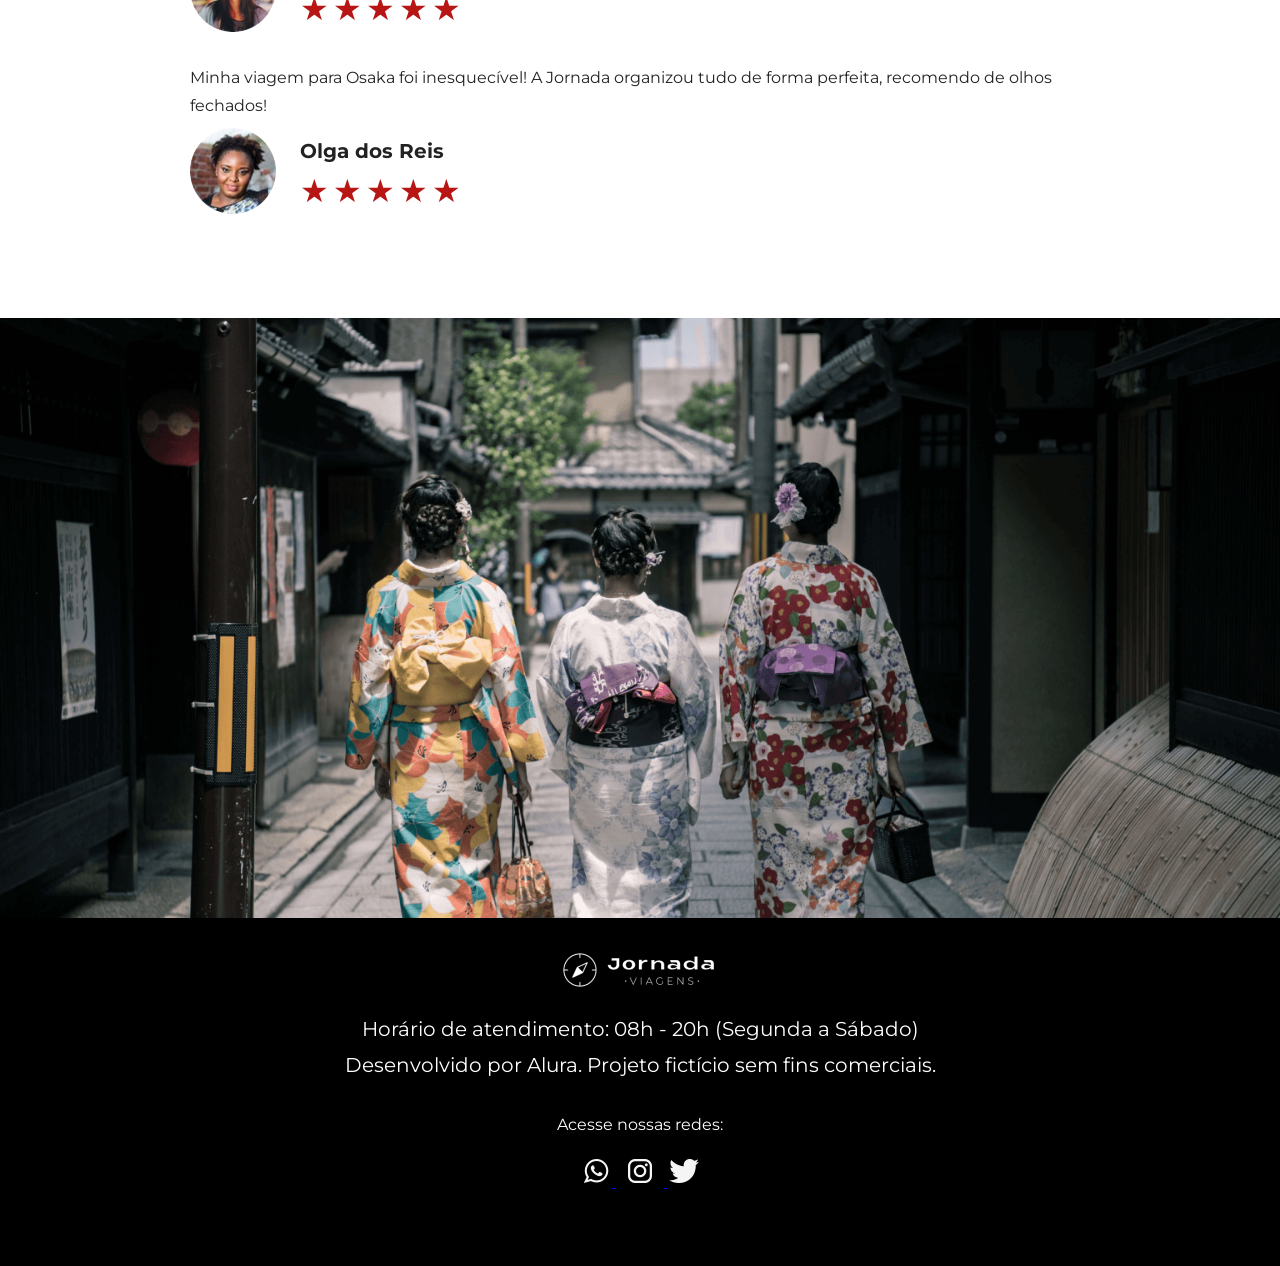
<file: pacotes-de-viagens.html>
<!doctype html>
<html lang="pt-br">
  <head>
    <meta charset="UTF-8" />
    <meta name="viewport" content="width=device-width, initial-scale=1.0" />
    <title>Pacotes de Viagem</title>

    <link rel="icon" href="./favicon.svg" type="xml/svg" />
    <link rel="stylesheet" href="./css/styles.css" />
  </head>
  <body>
    <header>
      <a class="logo" href="index.html" title="voltar para a pagina inicial">
        <img class="img-mobile" src="./img/Logo-branco.png" alt="Logo Jornada Viagens na cor branca"/>
        <img class="img-desktop" src="./img/Logo-texto-branca.png" alt="Logo Jornada Viagens com texto">
      </a>
      <div class="navigation-menu">
        <label for="menu"><img src="./img/menu.png" alt="menu hamburguer"/></label>
        <input type="checkbox" id="menu" hidden>
      <nav>
        <ul class="list-links">
          <li><a href="blog.html" target="_blank" title="acessar blog">Blog</a></li>
          <li><a href="pacotes-de-viagens.html" target="_blank" title="acessar pacotes de viagem" class="active">Pacotes de viagem</a></li>
          <li><a href="contato.html" target="_blank" title="acessar contato">Contato</a></li>
        </ul>
      </div>
      </nav>
    </header>
    <section class="hero">
      <div class="pacotes hero-img">
       <h1>Conheça o Japão!</h1> 
       <hr>
      <h2>A Jornada possui o pacote perfeito para seu estilo e orçamento! Conheça as belas paisagens e a cultura milenar deste belo país!</h2>
      </div>
    </section>
    <section class="popular-destinations excursao">
      <div class="section-title excursao" >
        <h2>Destinos da Excursão</h2>
        <hr>
      </div>
      <div class="destination-itens">
        <article class="item">
          <header>
            <div class="img-item tokyo"></div>
            <h3>Tokyo</h3>
          </header>
          <p>Tóquio é uma cidade vibrante e cosmopolita, com seus templos históricos, museus de arte moderna e arranha-céus icônicos. Não perca a chance de mergulhar em sua atmosfera fascinante.</p>
          <footer>
            <a href="#" class="button" class="destination-button">Ver detalhes</a>
          </footer>
        </article>
         <article class="item">
          <header>
            <div class="img-item osaka"></div>
            <h3>Osaka</h3>
          </header>
          <p>Osaka é uma cidade agitada e moderna no Japãos. A cidade é famosa por sua gastronomia deliciosa e por ser um excelente ponto de partida para explorar outras cidades japonesas próximas.</p>
          <footer>
            <a href="#" class="button">Ver detalhes</a>
          </footer>
        </article>
      </div>

    </section>
    <section class="payments">
      <div class="section-title">
        <h2 class="condicoes">Pagamento</h2>
        <hr>
      </div>
      <div class="content-wrapper pacotes-de-viagem">
      <div class="text-content pacotes-pay">
        <h3 class="pacotes-pagamento">R$4000</h3>
        <h3 class="content-title">Em até 12x!</h3>
        <p class="content-text">Viaje pagando em até 12 parcelas no cartão, à vista no crédito com 5% de desconto ou no Pix com 10% de desconto!</p>
        <a href="#" class="button" class="destination-button">Ver detalhes</a>
      </div>
      <div class="image-content pacotes-pay">
        <div class="image japao1"></div>
        <div class="image japao2"></div>
        <div class="image japao3"></div>
      </div>
      </div>
    </section>
      <section class="testimonials">
      <div class="section-title">
        <h2 class="testimonials-title">Depoimentos</h2>
        <hr>
      </div>
      <div class="testimonials-container">
        <article>
          <header>
            <p>A Jornada foi uma das melhores agências de viagens que eu já experimentei. O serviço ao cliente foi excepcional, e toda a equipe foi muito atenciosa e prestativa.</p>
          </header>
          <footer>
            <img src="./img/pacotes-viagens/avatar-julio.png" alt="Foto do cliente Júlio Garibaldi">
            <div class="profile-content">
              <h3>Júlio Garibaldi</h3>
              <div class="rating">
                <span class="star">★</span>
                <span class="star">★</span>
                <span class="star">★</span>
                <span class="star">★</span>
                <span class="star">★</span>
              </div>
            </div>
          </footer>
        </article>
        <article>
           <header>
            <p>Minha viagem para Tóquio foi incrível. O itinerário personalizado me permitiu muito em pouco tempo. Excedeu minhas expectativas e já quero viajar com a Jornada novamente!</p>
          </header>
          <footer>
            <img src="./img/pacotes-viagens/avatar-lucia.png" alt="Foto da cliente Lúcia S. Rabello">
            <div class="profile-content">
              <h3>Lúcia S. Rabello</h3>
              <div class="rating">
                <span class="star">★</span>
                <span class="star">★</span>
                <span class="star">★</span>
                <span class="star">★</span>
                <span class="star">★</span>
              </div>
            </div>
          </footer>
        </article>
        <article>
          <header>
            <p>Minha viagem para Osaka foi inesquecível! A Jornada organizou tudo de forma perfeita, recomendo de olhos fechados!</p>
          </header>
          <footer>
            <img src="./img/pacotes-viagens/avatar-olga.png" alt="Foto da cliente Olga dos Reis">
            <div class="profile-content">
              <h3>Olga dos Reis</h3>
              <div class="rating">
                <span class="star">★</span>
                <span class="star">★</span>
                <span class="star">★</span>
                <span class="star">★</span>
                <span class="star">★</span>
              </div>
            </div>
          </footer>
        </article>
      </div>

    </section>
    <section class="finalhero">
      <div class="pacotes-bottom-hero">
      </div>
    </section>
    <footer class="main-footer">
      <div class="footer-content">
        <img src="./img/Logo-branco-footer.png" alt="Logo Jornada Viagens com texto">
        <p class="horario">Horário de atendimento: 08h - 20h (Segunda a Sábado)</p>
        <p>Desenvolvido por Alura. Projeto fictício sem fins comerciais.</p>
      </div>
      <div class="footer-social">
        <p>Acesse nossas redes:</p>
        <a href="#" target="_blank" title="acesse o whatsapp do jornada viagens">
          <img src="./img/Whatsapp 1.png" alt="Ícone do WhatsApp">
        </a>
        <a href="#" target="_blank" title="acesse o instagram do jornada viagens">
          <img class="instagram" src="./img/Instragam 1.png" alt="Ícone do Instagram">
        </a>
        <a href="#" target="_blank" title="acesse o twitter do jornada viagens">
          <img src="./img/Twiter 1.png" alt="Ícone do Twitter">
        </a>
      </div>
    </footer>

  </body>
</html>
</file>
<file: css/styles.css>
@import url(global.css);
@import url(header.css);
@import url(hero.css);
@import url(offers.css);
@import url(categories.css);
@import url(destinations.css);
@import url(payments.css);
@import url(testimonials.css);
@import url(finalhero.css);
@import url(footer.css);
@import url(form.css);
@import url(blog.css);
</file>
